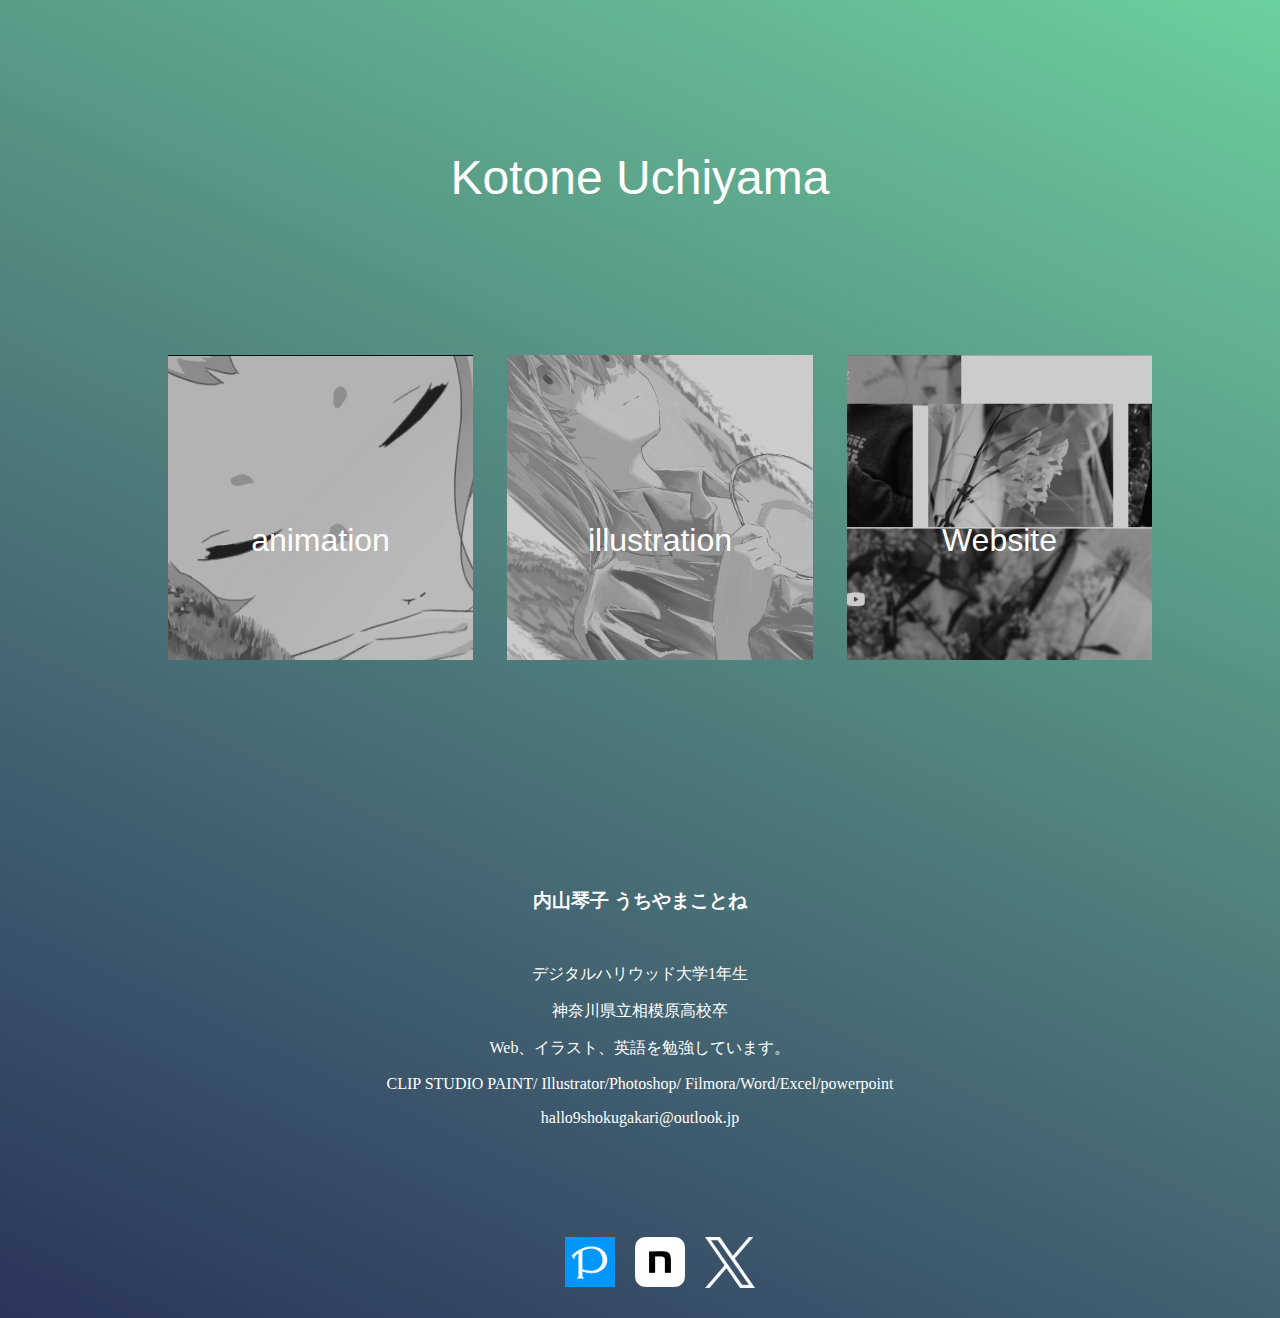
<file: index.html>
<!DOCTYPE html>
<html lang="jp">
<head>
    <meta charset="UTF-8">
    <meta name="viewport" content="width=device-width, initial-scale=1.0">
    <title>内山琴子</title>
    <link rel="stylesheet" href="">
    <link rel="stylesheet" href="css/style.css">
</head>
<body>
    <div class="hero">
        <h1>Kotone Uchiyama</h1>
        <div class="aboutme">
        </div>
    </div>
        <ul class="index">
            <li>
                <a href="animation.html" target="_blank">
                    <img src="img/スクリーンショット 2023-08-18 155329.png" alt="">
                    <p>animation</p>
                </a>
            </li>
            <li>
                <a href="illustration.html" target="_blank">
                    <img src="img/221102.png" alt="">
                    <p>illustration</p>
                </a>
            </li>
            <li>
                <a href="website.html" target="_blank">
                <img src="img/スクリーンショット 2023-08-19 105119.png" alt="">
                <p>Website</p>
                </a>
            </li>
        </ul>
    <div class="profile">
        <h3>内山琴子 うちやまことね</h3>
        <p>デジタルハリウッド大学1年生</p>
        <p>神奈川県立相模原高校卒</p>
        <p>Web、イラスト、英語を勉強しています。</p>
        <p>CLIP STUDIO PAINT/ Illustrator/Photoshop/ Filmora/Word/Excel/powerpoint</p>
        <p>hallo9shokugakari@outlook.jp</p>
    </div>
    <ul class="iconbox">
        <li><a href="https://www.pixiv.net/users/59031070" target="_blank"><img src="img/logo_icon.png" alt=""></a></li>
        <li><a href="https://note.com/9shoku" target="_blank"><img src="img/icon.png" alt=""></a></li>
        <li><a href="https://twitter.com/9shokugakari" target="_blank"><img src="img/logo-white.png" alt=""></a></li>
    </div>
</body>
</html>
</file>
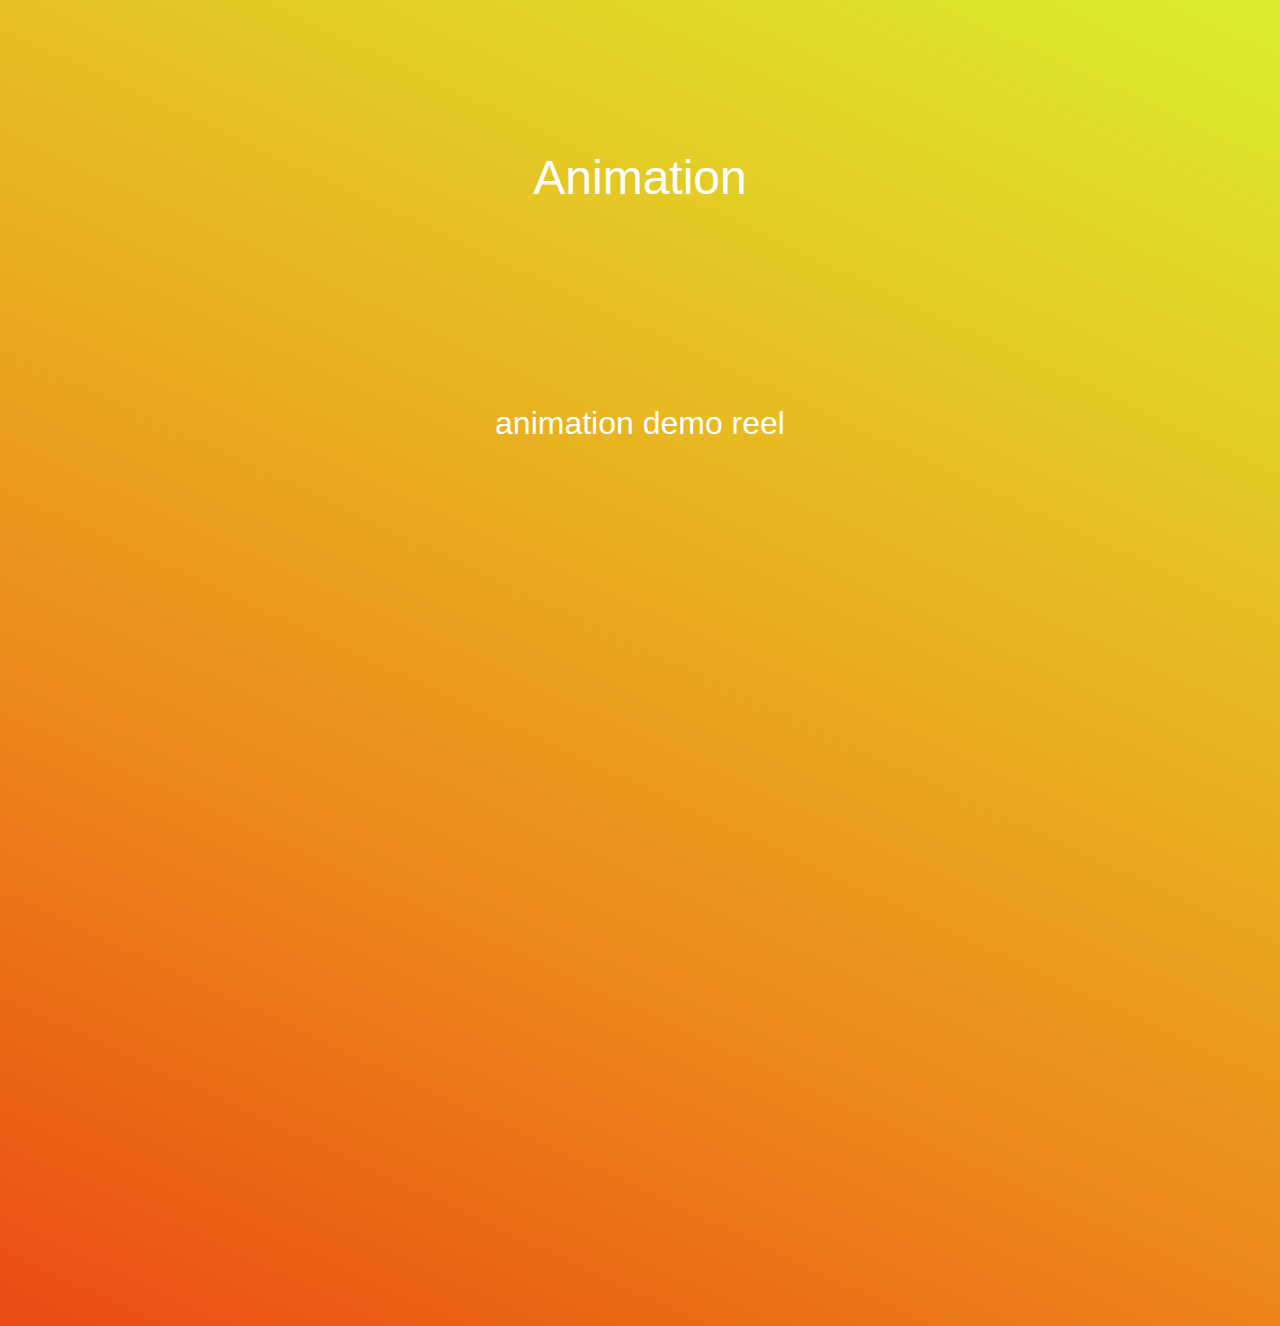
<file: animation.html>
<!DOCTYPE html>
<html lang="ja">
<head>
    <meta charset="UTF-8">
    <meta name="viewport" content="width=device-width, initial-scale=1.0">
    <title>animation</title>
    <link rel="stylesheet" href="">
    <link rel="stylesheet" href="css/styleforanimation.css">
</head>
<body>
    <h1>Animation</h1>
    <div class="reel">
        <h2>animation demo reel</h2>
        <iframe class="demo" src="https://www.youtube.com/embed/QQKDH1DynWI" title="YouTube video player" frameborder="0" allow="accelerometer; autoplay; clipboard-write; encrypted-media; gyroscope; picture-in-picture; web-share" allowfullscreen></iframe>
    </div>
</body>
</html>
</file>
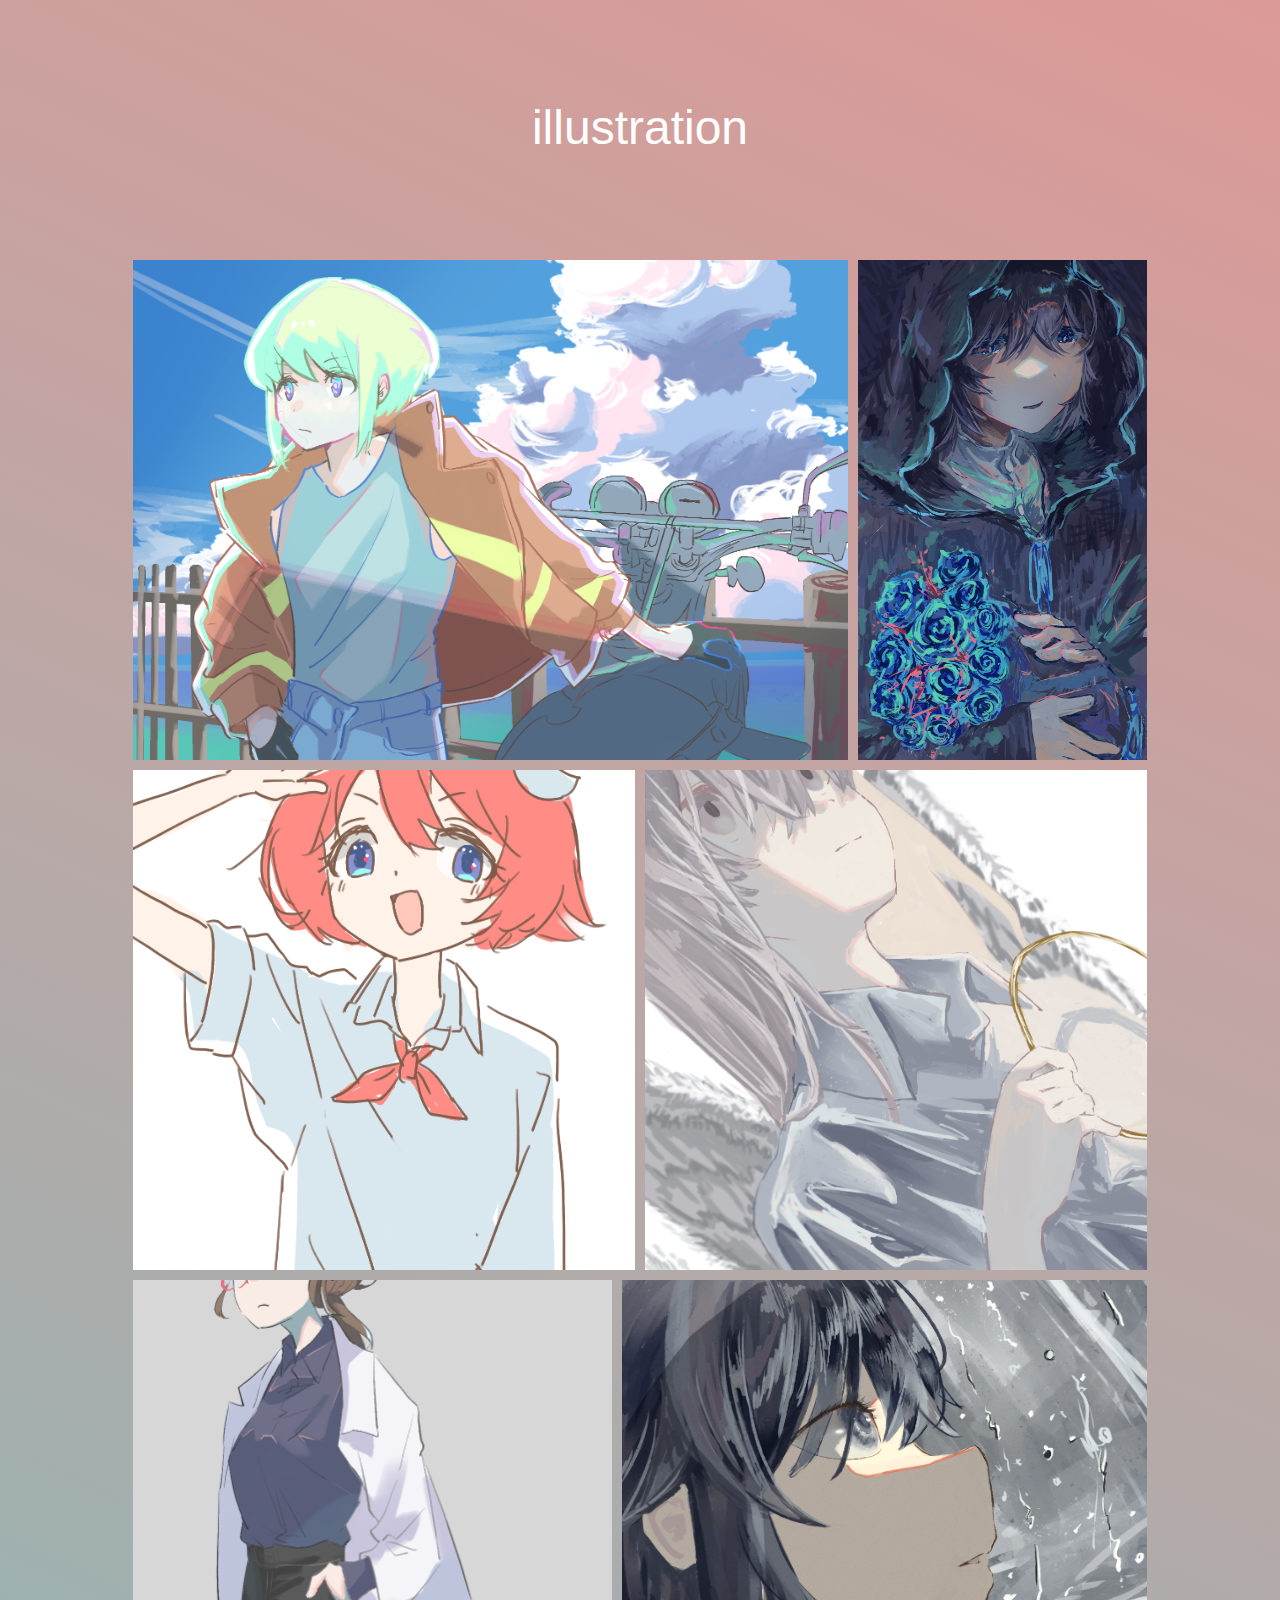
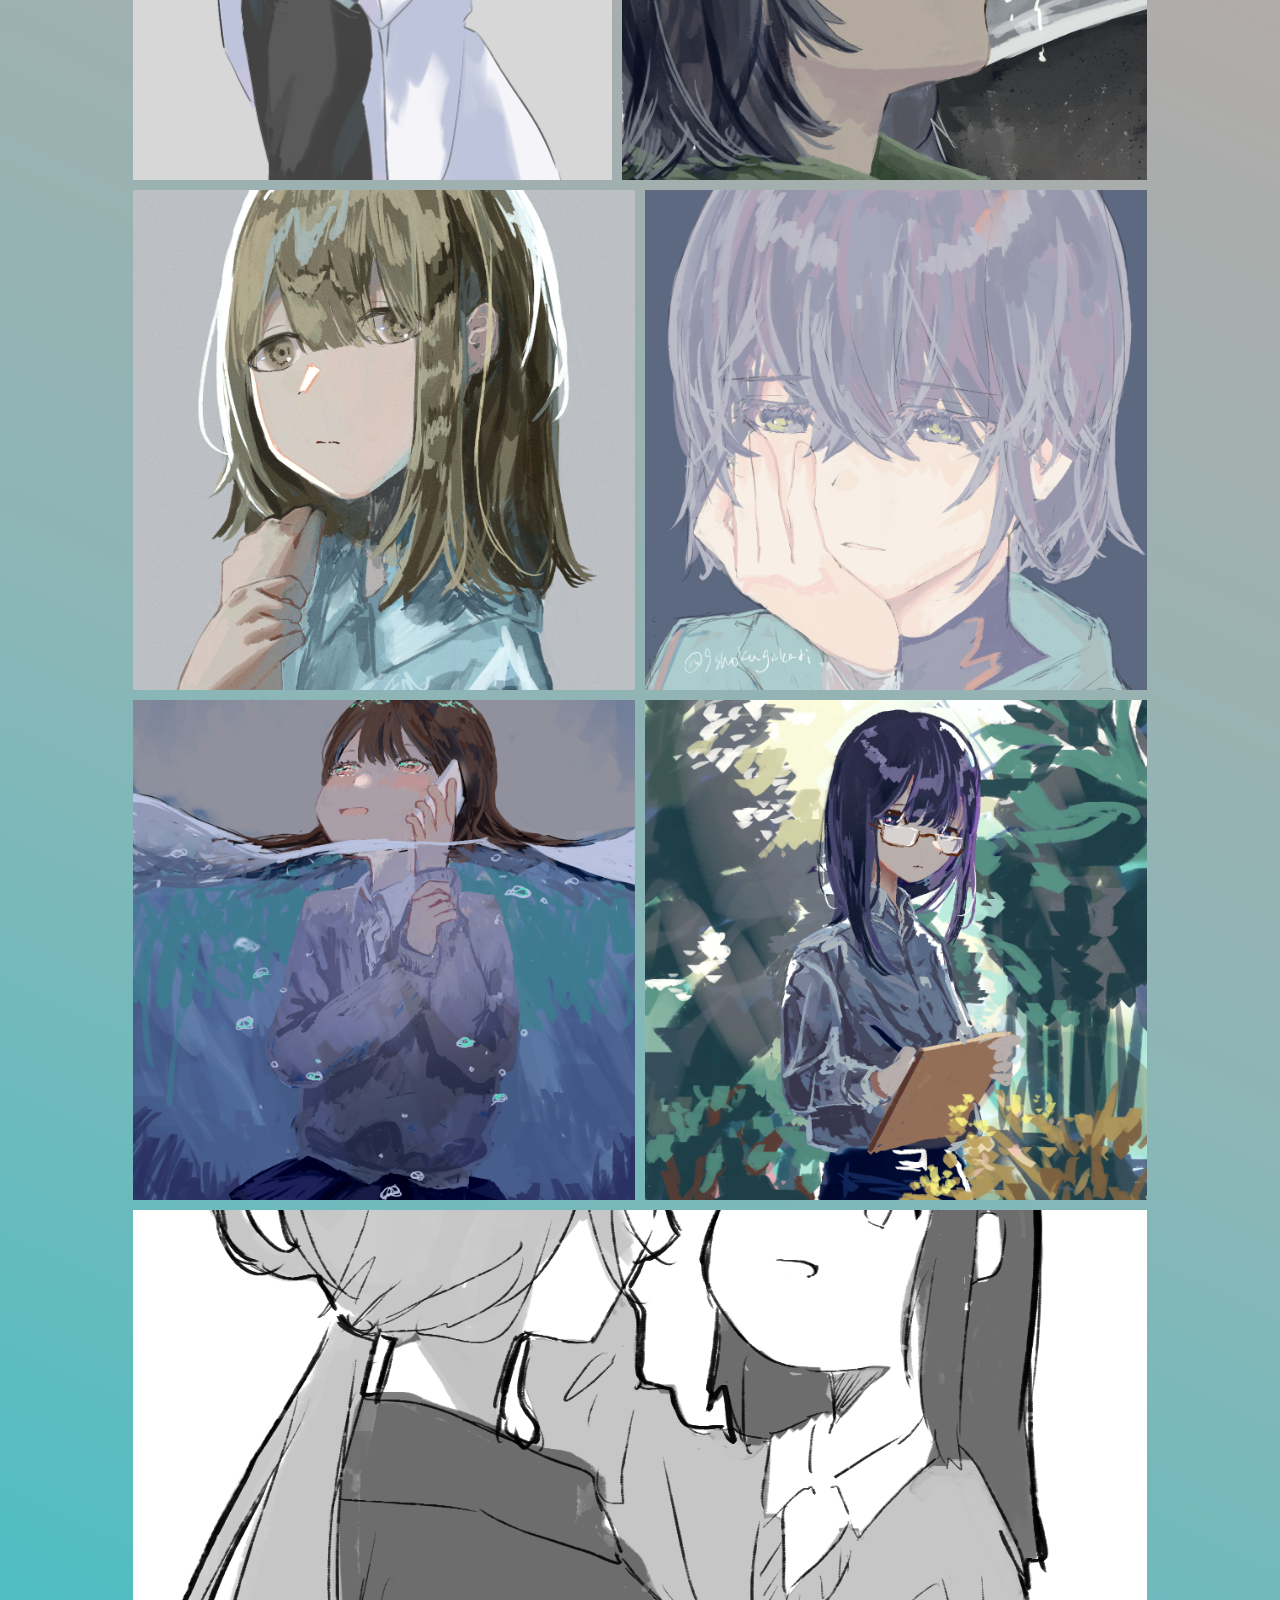
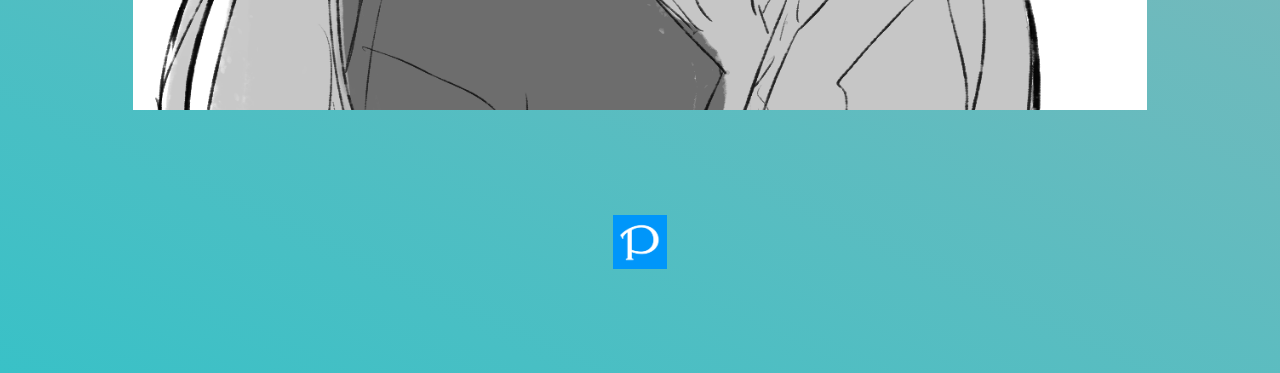
<file: illustration.html>
<!DOCTYPE html>
<html lang="en">
<head>
    <meta charset="UTF-8">
    <meta name="viewport" content="width=device-width, initial-scale=1.0">
    <title>illustration</title>
    <link rel="stylesheet" href="">
    <link rel="stylesheet" href="css/styleforillustration.css">
</head>
<body>
    <h1>illustration</h1>
    <div class="imgbox">
        <img class="lio" src="img/230811.png" alt="">
        <img class="pic" src="img/2301014.png" alt="">
        <img class="pic" src="img/230810.png" alt="">
        <img class="pic" src="img/221102.png" alt="">
        <img class="pic" src="img/230724.png" alt="">
        <img class="pic" src="img/220925.png" alt="">
        <img class="pic" src="img/220923.png" alt="">
        <img class="pic" src="img/221120.png" alt="">
        <img class="pic" src="img/230131.png" alt="">
        <img class="pic" src="img/230316.png" alt="">
        <img class="pic" src="img/まりろ2.png" alt="">
    </div>
    <div class="icon">
        <a href="https://www.pixiv.net/users/59031070" target="_blank"><img src="img/logo_icon.png" alt=""></a>
    </div>
</body>
</html>
</file>
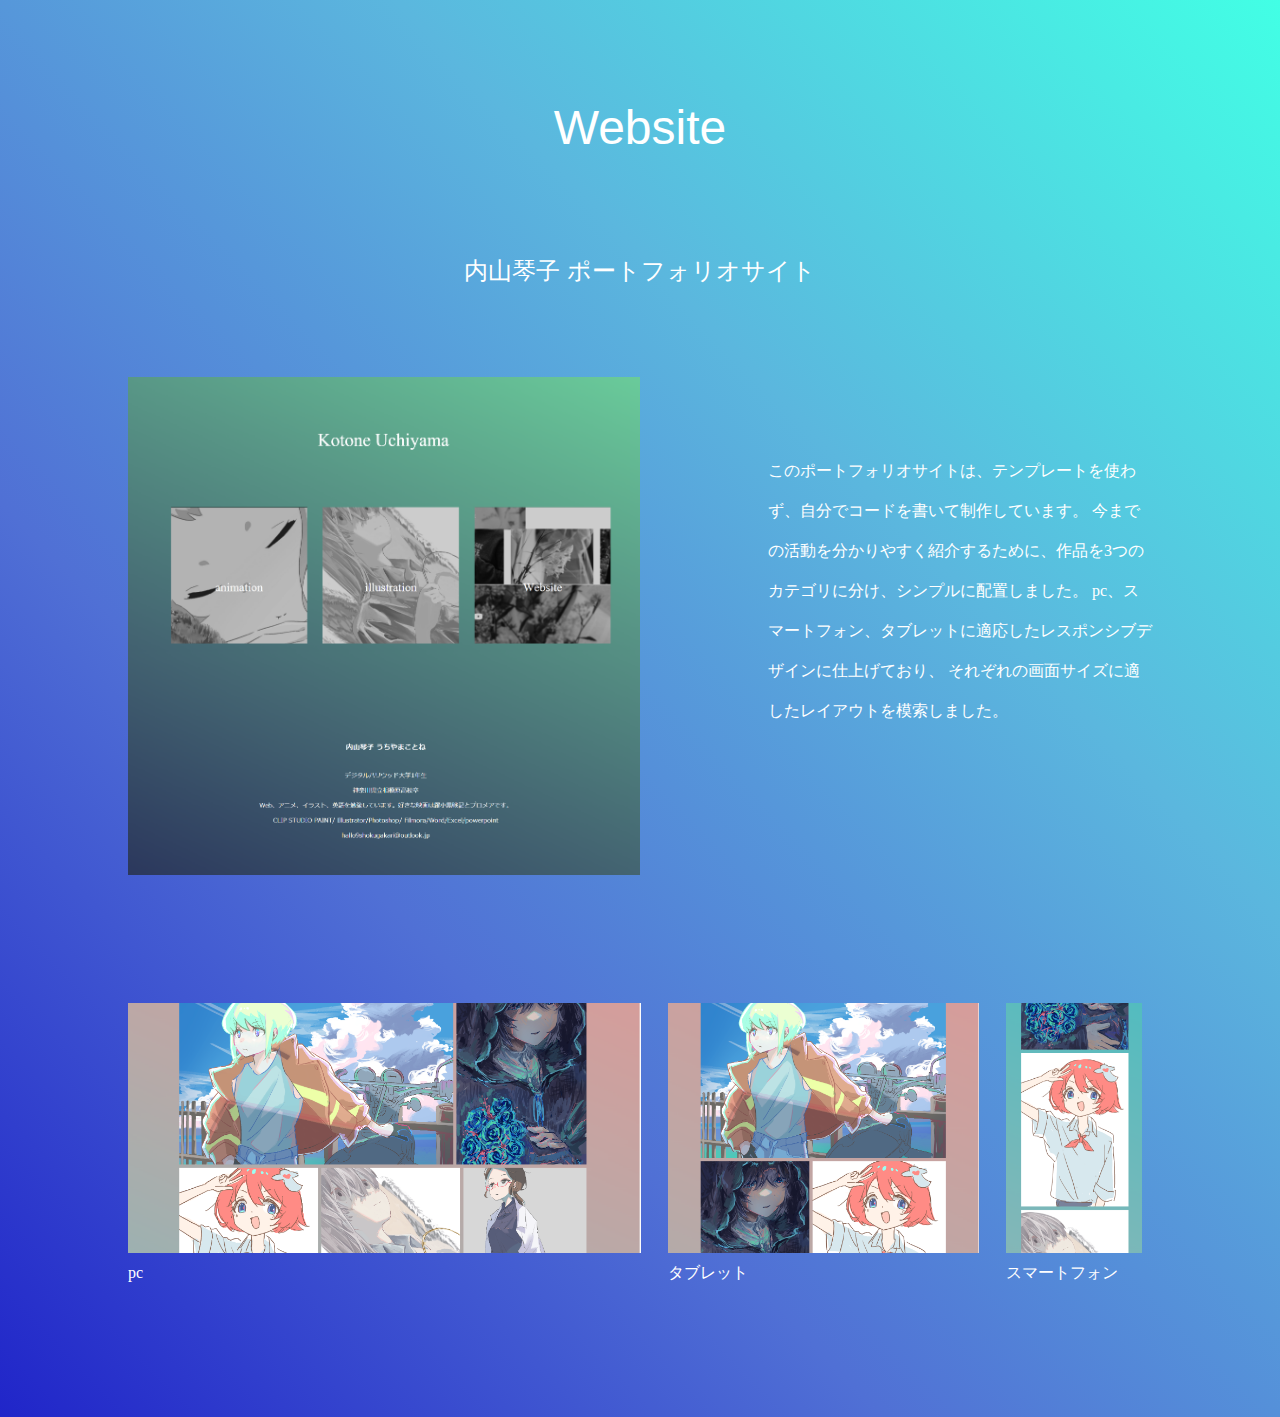
<file: website.html>
<!DOCTYPE html>
<html lang="en">
<head>
    <meta charset="UTF-8">
    <meta name="viewport" content="width=device-width, initial-scale=1.0">
    <title>Website</title>
    <link rel="stylesheet" href="">
    <link rel="stylesheet" href="css/styleforwebsite.css">
</head>
<body>
    <h1>Website</h1>
    <h2 class="title1">内山琴子 ポートフォリオサイト</h2>
    <div class="title2">
        <h2>内山琴子</h2>
        <h2>ポートフォリオサイト</h2>
    </div>
    <div class="home">
        <img class="port" src="img/home.png" alt="">
        <div class="pbox">
            <p>このポートフォリオサイトは、テンプレートを使わず、自分でコードを書いて制作しています。
                今までの活動を分かりやすく紹介するために、作品を3つのカテゴリに分け、シンプルに配置しました。
                pc、スマートフォン、タブレットに適応したレスポンシブデザインに仕上げており、
                それぞれの画面サイズに適したレイアウトを模索しました。
            </p>
        </div>
    </div>
    <ul class="portimgs">
        <li>
            <img src="img/スクリーンショット 2023-09-02 123406.png" alt="">
            <p>pc</p>
        </li>
        <li>
            <img src="img/スクリーンショット 2023-09-02 123602.png" alt="">
            <p>タブレット</p>
        </li>
        <li>
            <img src="img/スクリーンショット 2023-09-02 123631.png" alt="">
            <p>スマートフォン</p>
        </li>
    </ul>
</body>
</html>
</file>
<file: css/style.css>
@charset "UFT-8";

@media screen and (min-width: 769px){
    html {
        box-sizing: border-box;
    }
    body{
        overflow-x: hidden;
        background-image: linear-gradient(25deg, #2a355c, #446572, #599887, #6bcf9c);
        margin: 0;
        padding: 0;
    }
    h1{
        margin: 150px;
        color: white;
        font-family: 'Mongolian Baiti',sans-serif;
        font-weight: 300;
        font-size: 3em;
    }
    h2{
        color: white;
    }
    h3{
        color: white;
        margin: 50px;
        padding-top: 100px;
    }
    p{
        color: white;
    }
    
    /*--------index------
    */
    .hero{
        text-align: center;
    }
    .index{
        margin: 10%;
        display: flex;
        justify-content: space-between;
    }
    .index li{
        position: relative;
        list-style: none;
        width: 31%;
        box-sizing: border-box;
    }
    .index li::before{
        content: "";
        display: block;
        padding-top: 100%;
        overflow: hidden;
    }
    .index li img{
        position: absolute;
        width: 100%;
        height: 100%;
        top: 0;
        bottom: 0;
        object-fit: cover;
        overflow: hidden;
        filter: brightness(80%) grayscale(100%);
    }
    .index li img:hover{
        filter: grayscale(0) brightness(100%);
    }
    .index li p{
        top: 50%;
        left: 50%;
        transform: translate(-50%,-50%);
        position: absolute;
        color: white;
        font-family: 'Mongolian Baiti',sans-serif;
        font-size: 2em;
    }
    .profile{
        text-align: center;
        margin-bottom: 100px;
    }
    .iconbox{
        display: flex;
        justify-content: center;
        text-align: center;
    }
    .iconbox li{
        list-style: none;
        margin: 10px;
    }
    .iconbox img{
        width: 50px;
    }
}


/*--------------------------------------------------------------------------------------
*/
@media screen and (max-width: 768px) and (min-width: 481px){
    html {
        box-sizing: border-box;
    }
    body{
        overflow-x: hidden;
        background-image: linear-gradient(25deg, #2a355c, #446572, #599887, #6bcf9c);
        margin: 0;
        padding: 0;
    }
    h1{
        margin: 150px;
        color: white;
        font-family: 'Mongolian Baiti',sans-serif;
        font-weight: 300;
        font-size: 3em;
    }
    h2{
        color: white;
    }
    h3{
        color: white;
        margin: 50px;
        padding-top: 100px;
    }
    p{
        color: white;
    }
    
    /*--------index------
    */
    .hero{
        text-align: center;
    }
    .index{
        margin: 10%;
        display: flex;
        justify-content: space-between;
    }
    .index li{
        position: relative;
        list-style: none;
        width: 31%;
        box-sizing: border-box;
    }
    .index li::before{
        content: "";
        display: block;
        padding-top: 100%;
        overflow: hidden;
    }
    .index li img{
        position: absolute;
        width: 100%;
        height: 100%;
        top: 0;
        bottom: 0;
        object-fit: cover;
        overflow: hidden;
        filter: brightness(80%) grayscale(100%);
    }
    .index li img:hover{
        filter: grayscale(0) brightness(100%);
    }
    .index li p{
        top: 30%;
        left: 50%;
        transform: translate(-50%,0);
        position: absolute;
        color: white;
        font-family: 'Mongolian Baiti',sans-serif;
        font-size: 1.5em;
    }
    .profile{
        text-align: center;
        margin-bottom: 100px;
    }
    .iconbox{
        display: flex;
        justify-content: center;
        text-align: center;
    }
    .iconbox li{
        list-style: none;
        margin: 10px;
    }
    .iconbox img{
        width: 50px;
    }
}



/*---------------------------------------------------------------------------------------
*/


@media screen and (max-width:480px)
{html {
    box-sizing: border-box;
}
body{
    overflow-x: hidden;
    background-image: linear-gradient(25deg, #2a355c, #446572, #599887, #6bcf9c);
    margin: 0;
    padding: 0;
}
h1{
    text-align: center;
    margin: 100px 5%;
    color: white;
    font-family: 'Mongolian Baiti',sans-serif;
    font-weight: 300;
}
h2{
    color: white;
}
h3{
    color: white;
    padding-top: 50px;
}
p{
    color: white;
    font-size: 0.8em;
}

/*--------index------
*/
.hero{
    text-align: center;
}
.index{
    margin: 10%;
}
.index li{
    position: relative;
    list-style: none;
    width: 80%;
    box-sizing: border-box;
    margin-bottom: 30px;
}
.index li::before{
    content: "";
    display: block;
    padding-top: 100%;
    overflow: hidden;
}
.index li img{
    position: absolute;
    width: 100%;
    height: 100%;
    top: 0;
    bottom: 0;
    object-fit: cover;
    overflow: hidden;
    filter: brightness(80%) grayscale(100%);
}
.index li img:hover{
    filter: grayscale(0) brightness(100%);
}
.index li p{
    top: 20%;
    left: 50%;
    transform: translate(-50%,0);
    position: absolute;
    color: white;
    font-family: 'Mongolian Baiti',sans-serif;
    font-size: 2em;
}
.profile{
    margin: 100px 5%;
}
.profile p{
    font-size: 16px;
}
.iconbox{
    display: flex;
    justify-content: center;
    text-align: center;
}
.iconbox li{
    list-style: none;
    margin: 10px;
}
.iconbox img{
    width: 50px;
}


}
</file>
<file: css/styleforanimation.css>
@charset "UFT-8";


@media screen and (min-width: 769px){
    html {
        box-sizing: border-box;
    }
    body{
        margin: 0;
        padding: 0;
        overflow-x: hidden;
        background: linear-gradient(25deg, #eb4a14, #ec891a, #e7bd22, #daee2d);
        background-repeat: no-repeat;
        background-size: cover;
    }
    h1{
        text-align: center;
        margin: 150px;
        color: white;
        font-family: 'Mongolian Baiti',sans-serif;
        font-weight: 300;
        font-size: 3em;
    }
    h2{
        text-align: center;
        margin: 150px;
        margin-top: 200px;
        color: white;
        font-family: 'Mongolian Baiti',sans-serif;
        font-weight: 300;
        font-size: 2em;
    }
    .demo{
        position: relative;
        left: 50%;
        transform: translate(-50%,0);
        margin-bottom: 100px;
        width: 1120px;
        height: 630px;
    }
}

@media screen and (max-width: 768px) and (min-width: 479px){
    html {
        box-sizing: border-box;
    }
    body{
        margin: 0;
        padding: 0;
        overflow-x: hidden;
        background: linear-gradient(25deg, #eb4a14, #ec891a, #e7bd22, #daee2d);
        background-repeat: no-repeat;
        background-size: cover;
    }
    h1{
        text-align: center;
        margin: 150px;
        color: white;
        font-family: 'Mongolian Baiti',sans-serif;
        font-weight: 300;
        font-size: 3em;
    }
    h2{
        text-align: center;
        margin: 150px;
        margin-top: 200px;
        color: white;
        font-family: 'Mongolian Baiti',sans-serif;
        font-weight: 300;
        font-size: 2em;
    }
    .demo{
        position: relative;
        left: 50%;
        transform: translate(-50%,0);
        margin-bottom: 100px;
        width: 747px;
        height: 420px;
    }
}

@media screen and (max-width: 480px){
    html {
        box-sizing: border-box;
    }
    body{
        margin: 0;
        padding: 0;
        height: 100vh;
        overflow-x: hidden;
        background: linear-gradient(25deg, #eb4a14, #ec891a, #e7bd22, #daee2d);
        background-repeat: no-repeat;
        background-size: cover;
    }
    h1{
        text-align: center;
        margin: 50px;
        color: white;
        font-family: 'Mongolian Baiti',sans-serif;
        font-weight: 300;
        font-size: 3em;
    }
    h2{
        text-align: center;
        margin: 50px;
        color: white;
        font-family: 'Mongolian Baiti',sans-serif;
        font-weight: 300;
        font-size: 2em;
    }
    .demo{
        position: relative;
        left: 50%;
        transform: translate(-50%,0);
        margin-bottom: 100px;
        width: 280px;
        height: 157px;
    }
}
</file>
<file: css/styleforillustration.css>
@charset "UFT-8";

@media screen and (min-width: 769px){
html{
    box-sizing: border-box;
}
body{
    margin: 0;
    padding: 0;
    background-repeat: no-repeat;
    background-size: cover;
    background-image: linear-gradient(25deg, #39c1c7,  #8bb6b7, #b8a9a7,#dc9a97);
    overflow-x: hidden;
}
h1{
    text-align: center;
    margin: 100px 5%;
    color: white;
    font-family: 'Mongolian Baiti',sans-serif;
    font-weight: 300;
    font-size: 3em;
}
.imgbox{
    display: flex;
    flex-wrap: wrap;
    width: 80%;
    position: relative;
    left: 50%;
    transform: translate(-50%,0);
    overflow: hidden;
}
.imgbox img{
    height: 500px;
    flex-grow: 1;
    object-fit: cover;
    margin: 5px;
}
.icon{
    margin: 100px;
    text-align: center;
}
.icon img{
    width: 5%;
}
}

/*-----------------------------------------------
*/

@media screen and (max-width: 768px) and (min-width: 479px){
    html{
        box-sizing: border-box;
    }
    body{
        margin: 0;
        padding: 0;
        background-repeat: no-repeat;
        background-size: cover;
        background-image: linear-gradient(25deg, #dc9a97, #b8a9a7, #8bb6b7, #39c1c7);
        overflow-x: hidden;
    }
    h1{
        text-align: center;
        margin: 100px 5%;
        color: white;
        font-family: 'Mongolian Baiti',sans-serif;
        font-weight: 300;
        font-size: 3em;
    }
    .imgbox{
        display: flex;
        flex-wrap: wrap;
        width: 80%;
        position: relative;
        left: 50%;
        transform: translate(-50%,0);
        overflow: hidden;
    }
    .imgbox img{
        height: 300px;
        flex-grow: 1;
        object-fit: cover;
        margin: 5px;
    }
    .icon{
        margin: 100px;
        text-align: center;
    }
    .icon img{
        width: 10%;
    }
}

/*------------------------------------------
*/

@media screen and (max-width: 480px){
    html{
        box-sizing: border-box;
    }
    body{
        margin: 0;
        padding: 0;
        background-repeat: no-repeat;
        background-size: cover;
        background-image: linear-gradient(25deg, #dc9a97, #b8a9a7, #8bb6b7, #39c1c7);
        overflow-x: hidden;
    }
    h1{
        text-align: center;
        margin: 100px 5%;
        color: white;
        font-family: 'Mongolian Baiti',sans-serif;
        font-weight: 300;
        font-size: 3em;
    }
    .imgbox{
        display: flex;
        flex-wrap: wrap;
        width: 80%;
        position: relative;
        left: 50%;
        transform: translate(-50%,0);
        overflow: hidden;
    }
    .imgbox .pic{
        width: 100%;
        flex-grow: 1;
        object-fit: cover;
        margin: 5px;
    }
    .imgbox .lio{
        width: 100%;
        flex-grow: 1;
        object-fit: cover;
        margin: 5px;
    }
    .icon{
        margin: 100px;
        text-align: center;
    }
    .icon img{
        width: 30%;
    }
}
</file>
<file: css/styleforwebsite.css>
@charset "UFT-8";

@media screen and (min-width: 1150px){
    html{
        box-sizing: border-box;
    }
    body{
        margin: 0;
        padding: 0;
        background-repeat: no-repeat;
        background-size: cover;
        background-image: linear-gradient(46deg, #2025c9, #5070d5, #5bb7de, #42ffe5);
        overflow-x: hidden;
    }
    h1{
        text-align: center;
        margin: 100px;
        color: white;
        font-family: 'Mongolian Baiti',sans-serif;
        font-weight: 300;
        font-size: 3em;
    }
    h2{
        text-align: center;
        color: white;
        font-family: 'Mongolian Baiti',sans-serif;
        font-weight: 300;
    }
    .title2{
        display: none;
    }
    p{
        color: white;
        line-height: 2.5em;
    }
    .home{
        display: flex;
    }
    .home .pbox{
        margin: 10%;
    }
    .port{
        width: 40%;
        height: auto;
        object-fit: cover;
        margin-left: 10%;
        margin-top: 70px;
    }
    .portimgs{
        display: flex;
        list-style: none;
        margin: 10%;
        justify-content: space-between;
        padding: 0;
    }
    .portimgs li{
        margin-right: 10px;
    }
    .portimgs img{
        height: 250px;
        width: auto;
    }
    .portimgs p{
       line-height: 0;
    }
}
@media screen and (max-width: 1149px) and (min-width: 800px){
    html{
        box-sizing: border-box;
    }
    body{
        margin: 0;
        padding: 0;
        background-repeat: no-repeat;
        background-size: cover;
        background-image: linear-gradient(46deg, #2025c9, #5070d5, #5bb7de, #42ffe5);
        overflow-x: hidden;
    }
    h1{
        text-align: center;
        margin: 100px;
        color: white;
        font-family: 'Mongolian Baiti',sans-serif;
        font-weight: 300;
        font-size: 3em;
    }
    h2{
        text-align: center;
        color: white;
        font-family: 'Mongolian Baiti',sans-serif;
        font-weight: 300;
    }
    .title2{
        display: none;
    }
    p{
        color: white;
        line-height: 2.5em;
    }
    .home{
        display: flex;
    }
    .home .pbox{
        margin: 10%;
    }
    .port{
        width: 40%;
        height: auto;
        object-fit: cover;
        margin-left: 10%;
        margin-top: 70px;
    }
    .portimgs{
        display: flex;
        list-style: none;
        margin: 10%;
        justify-content: space-between;
        padding: 0;
    }
    .portimgs li{
        margin-right: 10px;
    }
    .portimgs img{
        height: 170px;
        width: auto;
    }
}
@media screen and (max-width: 799px){
    html{
        box-sizing: border-box;
    }
    body{
        margin: 0;
        padding: 0;
        background-repeat: no-repeat;
        background-size: cover;
        background-image: linear-gradient(46deg, #2025c9, #5070d5, #5bb7de, #42ffe5);
        overflow-x: hidden;
    }
    h1{
        text-align: center;
        margin: 100px 5%; 
        color: white;
        font-family: 'Mongolian Baiti',sans-serif;
        font-weight: 300;
        font-size: 3em;
    }
    h2{
        text-align: center;
        color: white;
        font-family: 'Mongolian Baiti',sans-serif;
        font-weight: 300;
    }
    p{
        color: white;
        line-height: 2em;
        font-size: 16px;
    }
    .title1{
        display: none;
    }
    .home{
        margin: 10%;
    }
    .home .pbox{
        margin: 10%;
    }
    .port{
        width: 100%;
    }
    .portimgs{
        list-style: none;
        padding: 0;
    }
    .portimgs li{
        margin: 10%;
        margin-top: 50px;
    }
    .portimgs img{
        width: 100%;
    }
    .portimgs p{
       line-height: 0;
    }
}
</file>
